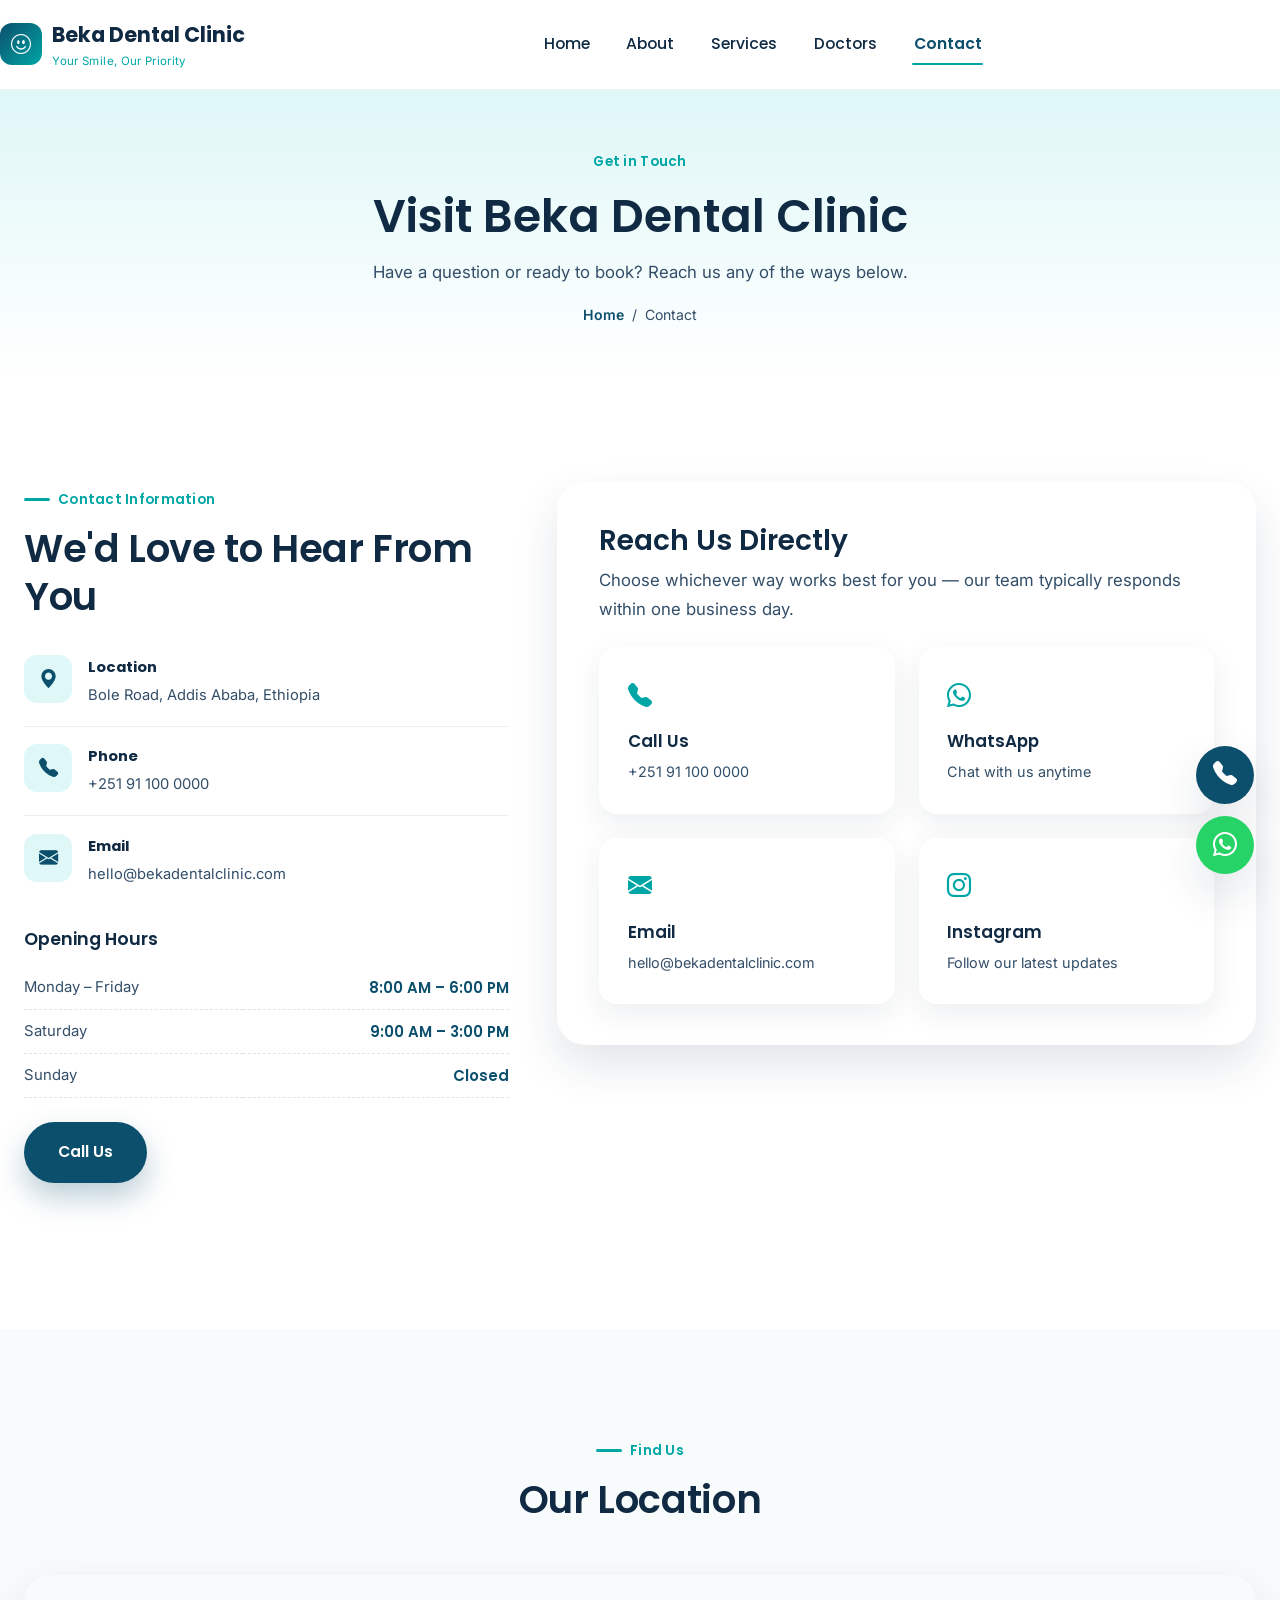
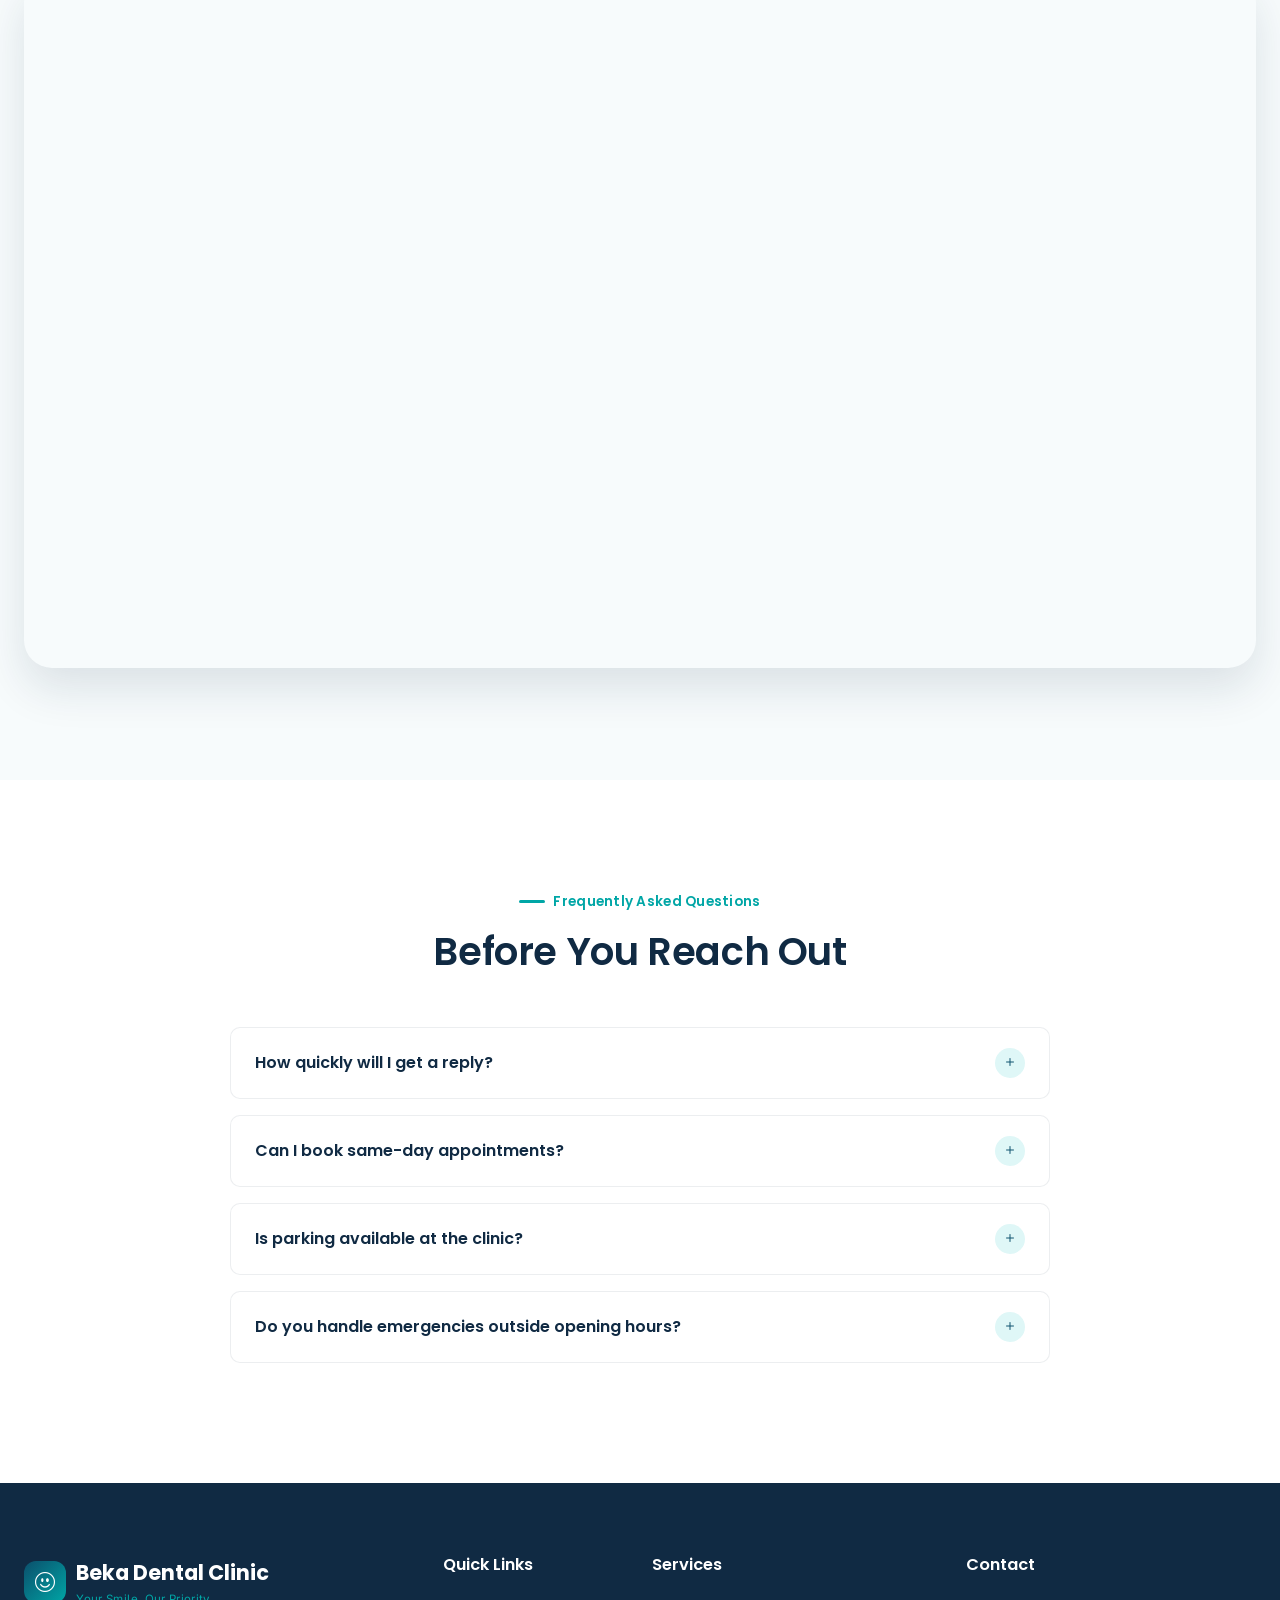
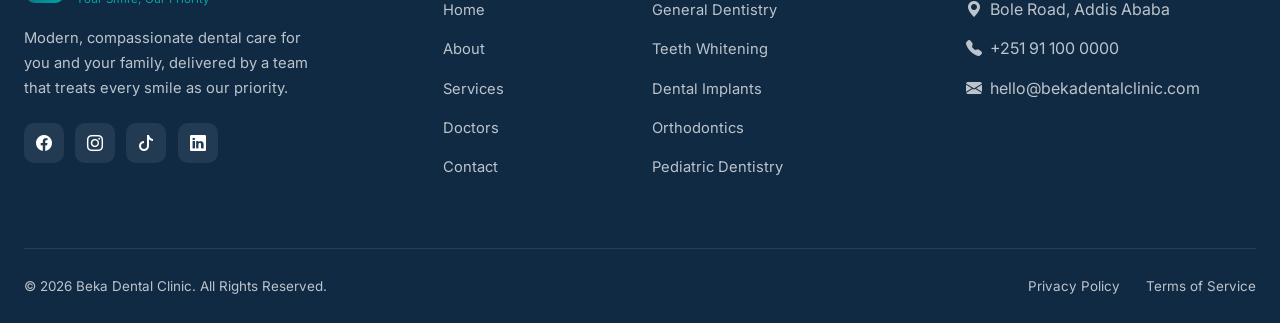
<file: contact.html>
<!DOCTYPE html>
<html lang="en">
<head>
<meta charset="UTF-8">
<meta name="viewport" content="width=device-width, initial-scale=1.0">
<title>Contact Us | Beka Dental Clinic</title>
<meta name="description" content="Get in touch with Beka Dental Clinic. Find our location, phone, email, opening hours and send us a message.">

<link rel="preconnect" href="https://fonts.googleapis.com">
<link rel="preconnect" href="https://fonts.gstatic.com" crossorigin>
<link href="https://fonts.googleapis.com/css2?family=Inter:wght@400;500;600;700&family=Poppins:wght@500;600;700&display=swap" rel="stylesheet">
<link href="https://cdn.jsdelivr.net/npm/bootstrap@5.3.3/dist/css/bootstrap.min.css" rel="stylesheet">
<link rel="stylesheet" href="https://cdn.jsdelivr.net/npm/bootstrap-icons@1.11.3/font/bootstrap-icons.css">
<link rel="stylesheet" href="css/style.css">
</head>
<body>

<header class="clinic-navbar">
  <div class="container-custom nav-inner">
    <a href="index.html" class="brand">
      <span class="brand-icon" aria-hidden="true"><i class="bi bi-emoji-smile"></i></span>
      <span class="brand-text">Beka Dental Clinic<small>Your Smile, Our Priority</small></span>
    </a>
    <nav aria-label="Primary">
      <ul class="nav-links">
        <li><a href="index.html">Home</a></li>
        <li><a href="about.html">About</a></li>
        <li><a href="services.html">Services</a></li>
        <li><a href="doctors.html">Doctors</a></li>
        <li><a href="contact.html" class="active">Contact</a></li>
      </ul>
    </nav>
    <div class="nav-cta">
      <input type="checkbox" id="navToggle" class="nav-toggle-checkbox">
      <label for="navToggle" class="nav-toggle-label" aria-label="Toggle navigation menu"><i class="bi bi-list"></i></label>
    </div>
  </div>
  <div class="mobile-menu">
    <ul>
      <li><a href="index.html">Home</a></li>
      <li><a href="about.html">About</a></li>
      <li><a href="services.html">Services</a></li>
      <li><a href="doctors.html">Doctors</a></li>
      <li><a href="contact.html" class="active">Contact</a></li>
    </ul>
  </div>
</header>

<main>

  <section class="page-hero">
    <div class="container-custom">
      <p class="eyebrow">Get in Touch</p>
      <h1>Visit Beka Dental Clinic</h1>
      <p class="section-lead mx-auto">Have a question or ready to book? Reach us any of the ways below.</p>
      <div class="breadcrumb-clinic">
        <a href="index.html">Home</a><span>/</span><span>Contact</span>
      </div>
    </div>
  </section>

  <!-- ===== Contact Info + Direct Contact Options ===== -->
  <section>
    <div class="container-custom">
      <div class="row g-5">
        <div class="col-lg-5">
          <p class="eyebrow">Contact Information</p>
          <h2 class="section-title">We'd Love to Hear From You</h2>
          <ul class="contact-info-list">
            <li>
              <span class="ci-icon"><i class="bi bi-geo-alt-fill"></i></span>
              <span><strong>Location</strong><span>Bole Road, Addis Ababa, Ethiopia</span></span>
            </li>
            <li>
              <span class="ci-icon"><i class="bi bi-telephone-fill"></i></span>
              <span><strong>Phone</strong><span>+251 91 100 0000</span></span>
            </li>
            <li>
              <span class="ci-icon"><i class="bi bi-envelope-fill"></i></span>
              <span><strong>Email</strong><span>hello@bekadentalclinic.com</span></span>
            </li>
          </ul>

          <h3 class="mt-4 mb-2" style="font-size:1.1rem;">Opening Hours</h3>
          <table class="hours-table">
            <tr><td>Monday – Friday</td><td>8:00 AM – 6:00 PM</td></tr>
            <tr><td>Saturday</td><td>9:00 AM – 3:00 PM</td></tr>
            <tr><td>Sunday</td><td>Closed</td></tr>
          </table>

          <div class="hero-actions mt-4">
            <a href="tel:+251911000000" class="btn-clinic btn-clinic-primary">Call Us</a>
          </div>
        </div>

        <div class="col-lg-7">
          <div class="appointment-panel">
            <h3 class="mb-2">Reach Us Directly</h3>
            <p class="section-lead mb-4">Choose whichever way works best for you — our team typically responds within one business day.</p>
            <div class="row g-4">
              <div class="col-sm-6">
                <a href="tel:+251911000000" class="why-item h-100" style="display:block;">
                  <i class="bi bi-telephone-fill"></i>
                  <h3>Call Us</h3>
                  <p>+251 91 100 0000</p>
                </a>
              </div>
              <div class="col-sm-6">
                <a href="https://wa.me/251911000000" target="_blank" rel="noopener" class="why-item h-100" style="display:block;">
                  <i class="bi bi-whatsapp"></i>
                  <h3>WhatsApp</h3>
                  <p>Chat with us anytime</p>
                </a>
              </div>
              <div class="col-sm-6">
                <a href="mailto:hello@bekadentalclinic.com" class="why-item h-100" style="display:block;">
                  <i class="bi bi-envelope-fill"></i>
                  <h3>Email</h3>
                  <p>hello@bekadentalclinic.com</p>
                </a>
              </div>
              <div class="col-sm-6">
                <a href="#" class="why-item h-100" style="display:block;">
                  <i class="bi bi-instagram"></i>
                  <h3>Instagram</h3>
                  <p>Follow our latest updates</p>
                </a>
              </div>
            </div>
          </div>
        </div>
      </div>
    </div>
  </section>

  <!-- ===== Map ===== -->
  <section class="bg-light-tint">
    <div class="container-custom">
      <div class="section-head text-center">
        <p class="eyebrow">Find Us</p>
        <h2 class="section-title">Our Location</h2>
      </div>
      <iframe class="map-frame" src="https://www.openstreetmap.org/export/embed.html?bbox=38.77%2C8.98%2C38.80%2C9.01&layer=mapnik" title="Map showing the location of Beka Dental Clinic" loading="lazy"></iframe>
    </div>
  </section>

  <!-- ===== FAQ ===== -->
  <section>
    <div class="container-custom">
      <div class="section-head text-center">
        <p class="eyebrow">Frequently Asked Questions</p>
        <h2 class="section-title">Before You Reach Out</h2>
      </div>
      <div class="faq-list">
        <div class="faq-item">
          <input type="checkbox" id="cfaq1" class="faq-toggle">
          <label for="cfaq1" class="faq-question">
            How quickly will I get a reply?
            <span class="faq-icon"><i class="bi bi-plus"></i></span>
          </label>
          <div class="faq-answer">
            <p>We aim to respond to messages and appointment requests within one business day.</p>
          </div>
        </div>
        <div class="faq-item">
          <input type="checkbox" id="cfaq2" class="faq-toggle">
          <label for="cfaq2" class="faq-question">
            Can I book same-day appointments?
            <span class="faq-icon"><i class="bi bi-plus"></i></span>
          </label>
          <div class="faq-answer">
            <p>Same-day slots are sometimes available. Call the clinic directly for the fastest confirmation.</p>
          </div>
        </div>
        <div class="faq-item">
          <input type="checkbox" id="cfaq3" class="faq-toggle">
          <label for="cfaq3" class="faq-question">
            Is parking available at the clinic?
            <span class="faq-icon"><i class="bi bi-plus"></i></span>
          </label>
          <div class="faq-answer">
            <p>Yes, free on-site parking is available for all patients during opening hours.</p>
          </div>
        </div>
        <div class="faq-item">
          <input type="checkbox" id="cfaq4" class="faq-toggle">
          <label for="cfaq4" class="faq-question">
            Do you handle emergencies outside opening hours?
            <span class="faq-icon"><i class="bi bi-plus"></i></span>
          </label>
          <div class="faq-answer">
            <p>For urgent dental emergencies, call our clinic number directly and we will do our best to assist you.</p>
          </div>
        </div>
      </div>
    </div>
  </section>


</main>

<footer class="clinic-footer">
  <div class="container-custom">
    <div class="row gy-4">
      <div class="col-lg-4 col-md-6 footer-brand">
        <a href="index.html" class="brand" style="color:#fff;">
          <span class="brand-icon"><i class="bi bi-emoji-smile"></i></span>
          <span class="brand-text">Beka Dental Clinic<small>Your Smile, Our Priority</small></span>
        </a>
        <p class="mt-3">Modern, compassionate dental care for you and your family, delivered by a team that treats every smile as our priority.</p>
        <div class="footer-social">
          <a href="#" aria-label="Beka Dental Clinic on Facebook"><i class="bi bi-facebook"></i></a>
          <a href="#" aria-label="Beka Dental Clinic on Instagram"><i class="bi bi-instagram"></i></a>
          <a href="#" aria-label="Beka Dental Clinic on TikTok"><i class="bi bi-tiktok"></i></a>
          <a href="#" aria-label="Beka Dental Clinic on LinkedIn"><i class="bi bi-linkedin"></i></a>
        </div>
      </div>
      <div class="col-lg-2 col-md-6">
        <h5>Quick Links</h5>
        <ul class="footer-links">
          <li><a href="index.html">Home</a></li>
          <li><a href="about.html">About</a></li>
          <li><a href="services.html">Services</a></li>
          <li><a href="doctors.html">Doctors</a></li>
          <li><a href="contact.html">Contact</a></li>
        </ul>
      </div>
      <div class="col-lg-3 col-md-6">
        <h5>Services</h5>
        <ul class="footer-links">
          <li><a href="services.html">General Dentistry</a></li>
          <li><a href="services.html">Teeth Whitening</a></li>
          <li><a href="services.html">Dental Implants</a></li>
          <li><a href="services.html">Orthodontics</a></li>
          <li><a href="services.html">Pediatric Dentistry</a></li>
        </ul>
      </div>
      <div class="col-lg-3 col-md-6">
        <h5>Contact</h5>
        <ul class="footer-links">
          <li><i class="bi bi-geo-alt-fill me-2"></i>Bole Road, Addis Ababa</li>
          <li><i class="bi bi-telephone-fill me-2"></i>+251 91 100 0000</li>
          <li><i class="bi bi-envelope-fill me-2"></i>hello@bekadentalclinic.com</li>
        </ul>
      </div>
    </div>
    <div class="footer-bottom">
      <span>&copy; 2026 Beka Dental Clinic. All Rights Reserved.</span>
      <div>
        <a href="#">Privacy Policy</a>
        <a href="#">Terms of Service</a>
      </div>
    </div>
  </div>
</footer>

<div class="floating-actions">
  <a href="tel:+251911000000" class="float-btn call-btn" aria-label="Call Beka Dental Clinic"><i class="bi bi-telephone-fill"></i></a>
  <a href="https://wa.me/251911000000" class="float-btn whatsapp-btn" target="_blank" rel="noopener" aria-label="Chat with Beka Dental Clinic on WhatsApp"><i class="bi bi-whatsapp"></i></a>
</div>

</body>
</html>
</file>
<file: css/style.css>
/* =========================================================
   BEKA DENTAL CLINIC — CSS3 (Bootstrap 5 base, zero JavaScript)
   Sections:
   1. Variables & Reset
   2. Typography
   3. Buttons
   4. Navbar (CSS-only mobile menu via checkbox hack)
   5. Hero
   6. Stats bar
   7. About
   8. Services
   9. Featured Service
   10. Why Choose Us
   11. Doctors
   12. Before & After
   13. Testimonials
   14. FAQ (CSS-only accordion via checkbox hack)
   15. Appointment form
   16. Contact
   17. Footer
   18. Floating WhatsApp
   19. Page hero (inner pages)
   20. Animations
   21. Utilities
   22. Responsive
   ========================================================= */

/* ---------- 1. Variables & Reset ---------- */
:root {
  --color-primary: #0B4F6C;
  --color-secondary: #00A6A6;
  --color-accent: #DFF7F7;
  --color-dark: #102A43;
  --color-light: #F7FBFC;
  --color-white: #FFFFFF;
  --color-text: #334E68;

  --color-primary-rgb: 11, 79, 108;
  --color-secondary-rgb: 0, 166, 166;

  --font-heading: 'Poppins', sans-serif;
  --font-body: 'Inter', sans-serif;

  --radius-sm: 10px;
  --radius-md: 18px;
  --radius-lg: 28px;
  --radius-pill: 999px;

  --shadow-soft: 0 10px 30px rgba(16, 42, 67, 0.08);
  --shadow-medium: 0 20px 45px rgba(16, 42, 67, 0.12);
  --shadow-strong: 0 25px 60px rgba(16, 42, 67, 0.18);

  --transition-base: 0.35s cubic-bezier(0.4, 0, 0.2, 1);
  --section-pad: 6.5rem;
}

* { box-sizing: border-box; }

html {
  scroll-behavior: smooth;
}

@media (prefers-reduced-motion: reduce) {
  html { scroll-behavior: auto; }
  *, *::before, *::after {
    animation-duration: 0.01ms !important;
    animation-iteration-count: 1 !important;
    transition-duration: 0.01ms !important;
    scroll-behavior: auto !important;
  }
}

body {
  font-family: var(--font-body);
  color: var(--color-text);
  background-color: var(--color-white);
  line-height: 1.7;
  overflow-x: hidden;
}

img { max-width: 100%; height: auto; display: block; }

a { text-decoration: none; color: inherit; }

::selection {
  background: var(--color-secondary);
  color: var(--color-white);
}

/* ---------- 2. Typography ---------- */
h1, h2, h3, h4, h5, h6 {
  font-family: var(--font-heading);
  color: var(--color-dark);
  font-weight: 600;
  line-height: 1.25;
  margin: 0;
}

.eyebrow {
  display: inline-flex;
  align-items: center;
  gap: 0.5rem;
  font-family: var(--font-heading);
  font-weight: 600;
  font-size: 0.85rem;
  color: var(--color-secondary);
  letter-spacing: 0.02em;
  margin-bottom: 0.9rem;
}

.eyebrow::before {
  content: "";
  width: 26px;
  height: 3px;
  border-radius: var(--radius-pill);
  background: var(--color-secondary);
  display: inline-block;
}

.section-title {
  font-size: clamp(1.9rem, 3vw, 2.6rem);
  margin-bottom: 1rem;
  letter-spacing: -0.01em;
}

.section-lead {
  color: var(--color-text);
  font-size: 1.05rem;
  max-width: 640px;
}

.section-head {
  margin-bottom: 3.2rem;
}

.section-head.text-center {
  max-width: 680px;
  margin-left: auto;
  margin-right: auto;
}

.section-head.text-center .section-lead {
  margin-left: auto;
  margin-right: auto;
}

section { padding: var(--section-pad) 0; }

.bg-light-tint { background-color: var(--color-light); }
.bg-accent-tint { background-color: var(--color-accent); }

.container-custom {
  width: 100%;
  max-width: 1280px;
  margin: 0 auto;
  padding: 0 1.5rem;
}

/* ---------- 3. Buttons ---------- */
.btn-clinic {
  display: inline-flex;
  align-items: center;
  justify-content: center;
  gap: 0.55rem;
  font-family: var(--font-heading);
  font-weight: 600;
  font-size: 0.98rem;
  padding: 0.95rem 2rem;
  border-radius: var(--radius-pill);
  border: 2px solid transparent;
  transition: transform var(--transition-base), box-shadow var(--transition-base), background var(--transition-base), color var(--transition-base);
  white-space: nowrap;
}

.btn-clinic-primary {
  background: var(--color-primary);
  color: var(--color-white);
  box-shadow: 0 14px 30px rgba(var(--color-primary-rgb), 0.28);
}

.btn-clinic-primary:hover,
.btn-clinic-primary:focus-visible {
  background: var(--color-secondary);
  color: var(--color-white);
  transform: translateY(-3px);
  box-shadow: 0 18px 34px rgba(var(--color-secondary-rgb), 0.32);
}

.btn-clinic-outline {
  background: transparent;
  color: var(--color-primary);
  border-color: var(--color-primary);
}

.btn-clinic-outline:hover,
.btn-clinic-outline:focus-visible {
  background: var(--color-primary);
  color: var(--color-white);
  transform: translateY(-3px);
}

.btn-clinic-light {
  background: var(--color-white);
  color: var(--color-primary);
}

.btn-clinic-light:hover,
.btn-clinic-light:focus-visible {
  background: var(--color-accent);
  transform: translateY(-3px);
}

.btn-clinic-sm { padding: 0.6rem 1.35rem; font-size: 0.88rem; }

a:focus-visible,
button:focus-visible,
input:focus-visible,
textarea:focus-visible,
select:focus-visible,
.faq-question:focus-visible {
  outline: 3px solid var(--color-secondary);
  outline-offset: 3px;
}

/* ---------- 4. Navbar ---------- */
.clinic-navbar {
  position: sticky;
  top: 0;
  z-index: 1000;
  background: rgba(255, 255, 255, 0.92);
  backdrop-filter: saturate(180%) blur(14px);
  -webkit-backdrop-filter: saturate(180%) blur(14px);
  border-bottom: 1px solid rgba(16, 42, 67, 0.06);
}

.clinic-navbar .nav-inner {
  display: flex;
  align-items: center;
  justify-content: space-between;
  padding: 1.05rem 0;
}

.brand {
  display: flex;
  align-items: center;
  gap: 0.65rem;
  font-family: var(--font-heading);
  font-weight: 700;
  font-size: 1.3rem;
  color: var(--color-dark);
}

.brand .brand-icon {
  width: 42px;
  height: 42px;
  border-radius: 12px;
  background: linear-gradient(135deg, var(--color-primary), var(--color-secondary));
  display: flex;
  align-items: center;
  justify-content: center;
  color: var(--color-white);
  font-size: 1.25rem;
  flex-shrink: 0;
}

.brand .brand-text small {
  display: block;
  font-family: var(--font-body);
  font-weight: 400;
  font-size: 0.72rem;
  color: var(--color-secondary);
  letter-spacing: 0.03em;
}

.nav-links {
  display: flex;
  align-items: center;
  gap: 2.1rem;
  list-style: none;
  margin: 0;
  padding: 0;
}

.nav-links a {
  position: relative;
  font-family: var(--font-heading);
  font-weight: 500;
  font-size: 0.98rem;
  color: var(--color-dark);
  padding: 0.4rem 0.1rem;
  transition: color var(--transition-base);
}

.nav-links a::after {
  content: "";
  position: absolute;
  left: 0;
  bottom: -4px;
  height: 2px;
  width: 0;
  background: var(--color-secondary);
  transition: width var(--transition-base);
  border-radius: var(--radius-pill);
}

.nav-links a:hover,
.nav-links a:focus-visible {
  color: var(--color-secondary);
}

.nav-links a:hover::after,
.nav-links a:focus-visible::after,
.nav-links a.active::after {
  width: 100%;
}

.nav-links a.active {
  color: var(--color-primary);
  font-weight: 600;
}

.nav-cta { display: flex; align-items: center; gap: 1.4rem; }

/* CSS-only mobile menu (checkbox hack) */
.nav-toggle-checkbox { display: none; }

.nav-toggle-label {
  display: none;
  width: 46px;
  height: 46px;
  border-radius: 12px;
  background: var(--color-light);
  color: var(--color-primary);
  align-items: center;
  justify-content: center;
  font-size: 1.35rem;
  cursor: pointer;
  border: 1px solid rgba(16, 42, 67, 0.08);
}

.mobile-menu {
  display: none;
}

/* ---------- 5. Hero ---------- */
.hero {
  position: relative;
  padding: 5.5rem 0 5rem;
  background:
    radial-gradient(circle at 85% 15%, rgba(0, 166, 166, 0.10), transparent 55%),
    linear-gradient(180deg, var(--color-light) 0%, var(--color-white) 100%);
  overflow: hidden;
}

.hero-grid {
  display: grid;
  grid-template-columns: 1.05fr 0.95fr;
  gap: 3.5rem;
  align-items: center;
}

.hero-copy h1 {
  font-size: clamp(2.3rem, 4vw, 3.4rem);
  margin-bottom: 1.3rem;
}

.hero-copy p {
  font-size: 1.1rem;
  max-width: 520px;
  margin-bottom: 2rem;
}

.hero-actions {
  display: flex;
  flex-wrap: wrap;
  gap: 1rem;
  margin-bottom: 2.6rem;
}

.hero-mini-stats {
  display: flex;
  gap: 2.6rem;
  flex-wrap: wrap;
}

.hero-mini-stats .mini-stat strong {
  display: block;
  font-family: var(--font-heading);
  font-size: 1.6rem;
  color: var(--color-primary);
}

.hero-mini-stats .mini-stat span {
  font-size: 0.88rem;
  color: var(--color-text);
}

.hero-visual {
  position: relative;
}

.hero-visual .hero-img-frame {
  border-radius: var(--radius-lg);
  overflow: hidden;
  box-shadow: var(--shadow-strong);
  aspect-ratio: 4 / 4.6;
}

.hero-visual .hero-img-frame img {
  width: 100%;
  height: 100%;
  object-fit: cover;
  transition: transform 0.6s ease;
}

.hero-visual:hover .hero-img-frame img {
  transform: scale(1.04);
}

.floating-card {
  position: absolute;
  background: var(--color-white);
  border-radius: var(--radius-md);
  box-shadow: var(--shadow-medium);
  padding: 1rem 1.3rem;
  display: flex;
  align-items: center;
  gap: 0.85rem;
  animation: floatCard 5s ease-in-out infinite;
}

.floating-card .fc-icon {
  width: 46px;
  height: 46px;
  border-radius: 12px;
  display: flex;
  align-items: center;
  justify-content: center;
  font-size: 1.2rem;
  background: var(--color-accent);
  color: var(--color-primary);
  flex-shrink: 0;
}

.floating-card strong {
  display: block;
  font-family: var(--font-heading);
  font-size: 1.05rem;
  color: var(--color-dark);
}

.floating-card span { font-size: 0.78rem; color: var(--color-text); }

.floating-card.card-top { top: -1.6rem; left: -1.8rem; }
.floating-card.card-bottom {
  bottom: -1.6rem;
  right: -1.6rem;
  animation-delay: 1.4s;
}

/* ---------- 6. Stats bar ---------- */
.stats-bar {
  background: linear-gradient(120deg, var(--color-primary), var(--color-dark));
  padding: 3.2rem 0;
}

.stats-bar .stat-item {
  text-align: center;
  color: var(--color-white);
  padding: 0.6rem 1rem;
  border-radius: var(--radius-md);
  transition: transform var(--transition-base), background var(--transition-base);
}

.stats-bar .stat-item:hover {
  background: rgba(255, 255, 255, 0.07);
  transform: translateY(-6px);
}

.stats-bar .stat-item .stat-number {
  font-family: var(--font-heading);
  font-size: clamp(1.8rem, 3vw, 2.4rem);
  font-weight: 700;
  color: var(--color-white);
}

.stats-bar .stat-item .stat-label {
  font-size: 0.9rem;
  color: rgba(255, 255, 255, 0.78);
}

/* ---------- 7. About ---------- */
.about-visual {
  position: relative;
}

.about-visual img {
  border-radius: var(--radius-lg);
  box-shadow: var(--shadow-medium);
  aspect-ratio: 5/4.4;
  object-fit: cover;
  width: 100%;
}

.about-feature-list {
  list-style: none;
  padding: 0;
  margin: 1.8rem 0 2.2rem;
  display: grid;
  grid-template-columns: 1fr 1fr;
  gap: 0.9rem 1.4rem;
}

.about-feature-list li {
  display: flex;
  align-items: flex-start;
  gap: 0.7rem;
  font-family: var(--font-heading);
  font-weight: 500;
  font-size: 0.96rem;
  color: var(--color-dark);
}

.about-feature-list li i {
  color: var(--color-secondary);
  font-size: 1.15rem;
  margin-top: 0.15rem;
}

/* ---------- 8. Services ---------- */
.service-card {
  background: var(--color-white);
  border: 1px solid rgba(16, 42, 67, 0.07);
  border-radius: var(--radius-md);
  padding: 2.2rem 1.8rem;
  height: 100%;
  transition: transform var(--transition-base), box-shadow var(--transition-base), border-color var(--transition-base);
}

.service-card:hover {
  transform: translateY(-8px);
  box-shadow: var(--shadow-medium);
  border-color: transparent;
}

.service-icon {
  width: 62px;
  height: 62px;
  border-radius: 16px;
  background: var(--color-accent);
  color: var(--color-primary);
  display: flex;
  align-items: center;
  justify-content: center;
  font-size: 1.6rem;
  margin-bottom: 1.4rem;
  transition: background var(--transition-base), color var(--transition-base), transform var(--transition-base);
}

.service-card:hover .service-icon {
  background: var(--color-primary);
  color: var(--color-white);
  transform: rotate(-6deg);
}

.service-card h3 {
  font-size: 1.18rem;
  margin-bottom: 0.7rem;
}

.service-card p {
  font-size: 0.94rem;
  margin-bottom: 1.2rem;
}

.service-link {
  font-family: var(--font-heading);
  font-weight: 600;
  font-size: 0.9rem;
  color: var(--color-primary);
  display: inline-flex;
  align-items: center;
  gap: 0.4rem;
  transition: gap var(--transition-base), color var(--transition-base);
}

.service-link:hover { gap: 0.7rem; color: var(--color-secondary); }

/* ---------- 9. Featured service ---------- */
.featured-service {
  background: var(--color-dark);
  border-radius: var(--radius-lg);
  overflow: hidden;
  display: grid;
  grid-template-columns: 1fr 1fr;
  align-items: stretch;
  box-shadow: var(--shadow-strong);
}

.featured-service .fs-image {
  position: relative;
  min-height: 340px;
}

.featured-service .fs-image img {
  width: 100%;
  height: 100%;
  object-fit: cover;
  position: absolute;
  inset: 0;
}

.featured-service .fs-copy {
  padding: 3.2rem;
  color: var(--color-white);
}

.featured-service .fs-copy h2 { color: var(--color-white); }
.featured-service .fs-copy p { color: rgba(255, 255, 255, 0.78); }

.fs-benefits {
  list-style: none;
  padding: 0;
  margin: 1.6rem 0 2rem;
}

.fs-benefits li {
  display: flex;
  align-items: center;
  gap: 0.7rem;
  margin-bottom: 0.75rem;
  font-family: var(--font-heading);
  font-size: 0.96rem;
}

.fs-benefits li i {
  color: var(--color-secondary);
  font-size: 1.1rem;
}

/* ---------- 10. Why choose us ---------- */
.why-choose-grid {
  display: grid;
  grid-template-columns: repeat(2, 1fr);
  gap: 1.4rem;
}

.why-item {
  background: var(--color-white);
  border-radius: var(--radius-md);
  padding: 1.8rem;
  box-shadow: var(--shadow-soft);
  transition: transform var(--transition-base), box-shadow var(--transition-base);
}

.why-item:hover {
  transform: translateY(-6px);
  box-shadow: var(--shadow-medium);
}

.why-item i {
  font-size: 1.5rem;
  color: var(--color-secondary);
  margin-bottom: 0.9rem;
  display: block;
}

.why-item h3 { font-size: 1.05rem; margin-bottom: 0.5rem; }
.why-item p { font-size: 0.9rem; margin-bottom: 0; }

.why-visual img {
  border-radius: var(--radius-lg);
  box-shadow: var(--shadow-medium);
  width: 100%;
  aspect-ratio: 4/4.8;
  object-fit: cover;
}

/* ---------- 11. Doctors ---------- */
.doctor-card {
  background: var(--color-white);
  border-radius: var(--radius-md);
  overflow: hidden;
  box-shadow: var(--shadow-soft);
  transition: transform var(--transition-base), box-shadow var(--transition-base);
  height: 100%;
}

.doctor-card:hover {
  transform: translateY(-8px);
  box-shadow: var(--shadow-medium);
}

.doctor-photo {
  aspect-ratio: 1/1.05;
  overflow: hidden;
}

.doctor-photo img {
  width: 100%;
  height: 100%;
  object-fit: cover;
  transition: transform 0.6s ease;
}

.doctor-card:hover .doctor-photo img { transform: scale(1.06); }

.doctor-info { padding: 1.6rem 1.5rem 1.8rem; }

.doctor-info h3 { font-size: 1.15rem; margin-bottom: 0.15rem; }

.doctor-info .doctor-role {
  color: var(--color-secondary);
  font-family: var(--font-heading);
  font-weight: 600;
  font-size: 0.88rem;
  margin-bottom: 0.6rem;
  display: block;
}

.doctor-info .doctor-meta {
  font-size: 0.85rem;
  color: var(--color-text);
  margin-bottom: 1rem;
}

.doctor-social {
  display: flex;
  gap: 0.6rem;
}

.doctor-social a {
  width: 36px;
  height: 36px;
  border-radius: 10px;
  background: var(--color-light);
  color: var(--color-primary);
  display: flex;
  align-items: center;
  justify-content: center;
  transition: background var(--transition-base), color var(--transition-base);
}

.doctor-social a:hover { background: var(--color-primary); color: var(--color-white); }

/* ---------- 12. Before & After ---------- */
.ba-card {
  background: var(--color-white);
  border-radius: var(--radius-md);
  padding: 1.4rem;
  box-shadow: var(--shadow-soft);
  transition: transform var(--transition-base), box-shadow var(--transition-base);
  height: 100%;
}

.ba-card:hover { transform: translateY(-6px); box-shadow: var(--shadow-medium); }

.ba-images {
  display: grid;
  grid-template-columns: 1fr 1fr;
  gap: 0.6rem;
  margin-bottom: 1.1rem;
}

.ba-images figure { margin: 0; position: relative; }

.ba-images img {
  border-radius: var(--radius-sm);
  aspect-ratio: 1/1;
  object-fit: cover;
  width: 100%;
}

.ba-images figcaption {
  position: absolute;
  top: 0.5rem;
  left: 0.5rem;
  background: rgba(16, 42, 67, 0.75);
  color: var(--color-white);
  font-family: var(--font-heading);
  font-size: 0.68rem;
  font-weight: 600;
  letter-spacing: 0.03em;
  padding: 0.25rem 0.6rem;
  border-radius: var(--radius-pill);
}

.ba-card h3 { font-size: 1.05rem; margin-bottom: 0.4rem; }
.ba-card p { font-size: 0.88rem; margin-bottom: 0; }

/* ---------- 13. Testimonials ---------- */
.testimonial-card {
  background: var(--color-white);
  border-radius: var(--radius-md);
  padding: 2rem;
  height: 100%;
  box-shadow: var(--shadow-soft);
  transition: transform var(--transition-base), box-shadow var(--transition-base);
}

.testimonial-card:hover { transform: translateY(-6px); box-shadow: var(--shadow-medium); }

.testimonial-stars { color: #F5A524; font-size: 0.95rem; margin-bottom: 1rem; letter-spacing: 0.15rem; }

.testimonial-text {
  font-size: 0.96rem;
  color: var(--color-text);
  margin-bottom: 1.5rem;
  min-height: 96px;
}

.testimonial-person { display: flex; align-items: center; gap: 0.85rem; }

.testimonial-person img {
  width: 48px;
  height: 48px;
  border-radius: 50%;
  object-fit: cover;
}

.testimonial-person strong {
  display: block;
  font-family: var(--font-heading);
  font-size: 0.95rem;
  color: var(--color-dark);
}

.testimonial-person span { font-size: 0.8rem; color: var(--color-text); }

/* ---------- 14. FAQ (CSS-only accordion) ---------- */
.faq-list { max-width: 820px; margin: 0 auto; }

.faq-item {
  background: var(--color-white);
  border: 1px solid rgba(16, 42, 67, 0.08);
  border-radius: var(--radius-sm);
  margin-bottom: 1rem;
  overflow: hidden;
}

.faq-toggle { display: none; }

.faq-question {
  display: flex;
  align-items: center;
  justify-content: space-between;
  gap: 1rem;
  padding: 1.25rem 1.5rem;
  cursor: pointer;
  font-family: var(--font-heading);
  font-weight: 600;
  font-size: 1rem;
  color: var(--color-dark);
}

.faq-question .faq-icon {
  flex-shrink: 0;
  width: 30px;
  height: 30px;
  border-radius: 50%;
  background: var(--color-accent);
  color: var(--color-primary);
  display: flex;
  align-items: center;
  justify-content: center;
  transition: transform var(--transition-base), background var(--transition-base);
}

.faq-answer {
  max-height: 0;
  overflow: hidden;
  transition: max-height var(--transition-base), padding var(--transition-base);
  padding: 0 1.5rem;
}

.faq-answer p { font-size: 0.94rem; margin: 0 0 1.4rem; }

.faq-toggle:checked ~ .faq-answer {
  max-height: 260px;
  padding: 0 1.5rem;
}

.faq-toggle:checked ~ .faq-question .faq-icon {
  transform: rotate(45deg);
  background: var(--color-primary);
  color: var(--color-white);
}

/* ---------- 15. Appointment form ---------- */
.appointment-panel {
  background: var(--color-white);
  border-radius: var(--radius-lg);
  box-shadow: var(--shadow-medium);
  padding: 2.6rem;
}

.form-label-clinic {
  font-family: var(--font-heading);
  font-weight: 600;
  font-size: 0.88rem;
  color: var(--color-dark);
  margin-bottom: 0.4rem;
  display: block;
}

.form-control-clinic,
.form-select-clinic,
textarea.form-control-clinic {
  width: 100%;
  border: 1.5px solid rgba(16, 42, 67, 0.14);
  border-radius: var(--radius-sm);
  padding: 0.85rem 1.1rem;
  font-family: var(--font-body);
  font-size: 0.96rem;
  color: var(--color-text);
  background: var(--color-light);
  transition: border-color var(--transition-base), background var(--transition-base);
}

.form-control-clinic:focus,
.form-select-clinic:focus,
textarea.form-control-clinic:focus {
  border-color: var(--color-secondary);
  background: var(--color-white);
  outline: none;
}

.appointment-side {
  background: linear-gradient(150deg, var(--color-primary), var(--color-dark));
  border-radius: var(--radius-lg);
  padding: 2.6rem;
  color: var(--color-white);
  height: 100%;
}

.appointment-side h3 { color: var(--color-white); margin-bottom: 1.2rem; }

.appointment-side ul { list-style: none; padding: 0; margin: 0 0 1.8rem; }

.appointment-side li {
  display: flex;
  gap: 0.8rem;
  align-items: flex-start;
  margin-bottom: 1.1rem;
  font-size: 0.93rem;
  color: rgba(255, 255, 255, 0.85);
}

.appointment-side li i { color: var(--color-secondary); font-size: 1.1rem; margin-top: 0.1rem; }

/* ---------- 16. Contact ---------- */
.contact-info-list { list-style: none; padding: 0; margin: 0; }

.contact-info-list li {
  display: flex;
  gap: 1rem;
  align-items: flex-start;
  padding: 1.1rem 0;
  border-bottom: 1px solid rgba(16, 42, 67, 0.08);
}

.contact-info-list li:last-child { border-bottom: none; }

.contact-info-list .ci-icon {
  width: 48px;
  height: 48px;
  border-radius: 13px;
  background: var(--color-accent);
  color: var(--color-primary);
  display: flex;
  align-items: center;
  justify-content: center;
  font-size: 1.2rem;
  flex-shrink: 0;
}

.contact-info-list strong { display: block; font-family: var(--font-heading); color: var(--color-dark); margin-bottom: 0.2rem; }
.contact-info-list span { font-size: 0.92rem; }

.hours-table { width: 100%; border-collapse: collapse; margin-top: 1rem; }

.hours-table td { padding: 0.55rem 0; font-size: 0.93rem; border-bottom: 1px dashed rgba(16, 42, 67, 0.12); }
.hours-table td:last-child { text-align: right; font-family: var(--font-heading); font-weight: 600; color: var(--color-primary); }

.map-frame {
  border-radius: var(--radius-lg);
  overflow: hidden;
  box-shadow: var(--shadow-medium);
  aspect-ratio: 16/9;
  border: 0;
  width: 100%;
}

/* ---------- 17. Footer ---------- */
.clinic-footer {
  background: var(--color-dark);
  color: rgba(255, 255, 255, 0.72);
  padding: 4.5rem 0 0;
}

.clinic-footer h5 {
  color: var(--color-white);
  font-size: 1.02rem;
  margin-bottom: 1.3rem;
}

.footer-brand p { font-size: 0.92rem; max-width: 300px; }

.footer-links { list-style: none; padding: 0; margin: 0; }
.footer-links li { margin-bottom: 0.75rem; }
.footer-links a { font-size: 0.92rem; transition: color var(--transition-base), padding-left var(--transition-base); }
.footer-links a:hover { color: var(--color-secondary); padding-left: 4px; }

.footer-social { display: flex; gap: 0.7rem; margin-top: 1.4rem; }

.footer-social a {
  width: 40px;
  height: 40px;
  border-radius: 10px;
  background: rgba(255, 255, 255, 0.08);
  color: var(--color-white);
  display: flex;
  align-items: center;
  justify-content: center;
  transition: background var(--transition-base), transform var(--transition-base);
}

.footer-social a:hover { background: var(--color-secondary); transform: translateY(-3px); }

.footer-bottom {
  border-top: 1px solid rgba(255, 255, 255, 0.1);
  margin-top: 3.5rem;
  padding: 1.6rem 0;
  display: flex;
  flex-wrap: wrap;
  gap: 0.8rem;
  align-items: center;
  justify-content: space-between;
  font-size: 0.84rem;
}

.footer-bottom a { margin-left: 1.4rem; }
.footer-bottom a:hover { color: var(--color-secondary); }

/* ---------- 18. Floating WhatsApp ---------- */
.floating-actions {
  position: fixed;
  right: 1.6rem;
  bottom: 1.6rem;
  z-index: 999;
  display: flex;
  flex-direction: column;
  gap: 0.8rem;
}

.float-btn {
  width: 58px;
  height: 58px;
  border-radius: 50%;
  display: flex;
  align-items: center;
  justify-content: center;
  font-size: 1.5rem;
  color: var(--color-white);
  box-shadow: var(--shadow-medium);
  transition: transform var(--transition-base), box-shadow var(--transition-base);
}

.float-btn:hover { transform: scale(1.08); box-shadow: var(--shadow-strong); }

.float-btn.whatsapp-btn { background: #25D366; }
.float-btn.call-btn { background: var(--color-primary); }

/* ---------- 19. Page hero (inner pages) ---------- */
.page-hero {
  padding: 3.6rem 0 3.2rem;
  background: linear-gradient(180deg, var(--color-accent) 0%, var(--color-white) 100%);
  text-align: center;
}

.page-hero .eyebrow { justify-content: center; }
.page-hero .eyebrow::before { display: none; }

.page-hero h1 { font-size: clamp(2rem, 3.6vw, 2.9rem); margin-bottom: 0.8rem; }

.breadcrumb-clinic {
  display: flex;
  justify-content: center;
  gap: 0.5rem;
  font-size: 0.88rem;
  color: var(--color-text);
  margin-top: 1rem;
}

.breadcrumb-clinic a { color: var(--color-primary); font-weight: 600; }

/* ---------- 20. Animations ---------- */
@keyframes floatCard {
  0%, 100% { transform: translateY(0); }
  50% { transform: translateY(-10px); }
}

@keyframes fadeUp {
  from { opacity: 0; transform: translateY(24px); }
  to { opacity: 1; transform: translateY(0); }
}

@keyframes fadeIn {
  from { opacity: 0; }
  to { opacity: 1; }
}

.fade-up { animation: fadeUp 0.8s ease both; }
.fade-in { animation: fadeIn 1s ease both; }
.delay-1 { animation-delay: 0.15s; }
.delay-2 { animation-delay: 0.3s; }
.delay-3 { animation-delay: 0.45s; }

/* ---------- 21. Utilities ---------- */
.text-secondary-clinic { color: var(--color-secondary); }
.text-primary-clinic { color: var(--color-primary); }
.divider-soft { height: 1px; background: rgba(16, 42, 67, 0.08); border: none; margin: 0; }
.cta-band {
  background: linear-gradient(120deg, var(--color-primary), var(--color-secondary));
  border-radius: var(--radius-lg);
  padding: 3.4rem;
  color: var(--color-white);
  text-align: center;
}
.cta-band h2 { color: var(--color-white); }
.cta-band p { color: rgba(255, 255, 255, 0.88); max-width: 560px; margin: 0.8rem auto 1.8rem; }

/* ---------- 22. Responsive ---------- */
@media (max-width: 1200px) {
  :root { --section-pad: 5.5rem; }
}

@media (max-width: 992px) {
  .nav-links { gap: 1.4rem; }
  .hero-grid { grid-template-columns: 1fr; }
  .hero-visual { order: -1; max-width: 480px; margin: 0 auto 2rem; }
  .why-choose-grid { grid-template-columns: 1fr 1fr; }
  .featured-service { grid-template-columns: 1fr; }
  .featured-service .fs-image { min-height: 260px; }
}

@media (max-width: 768px) {
  :root { --section-pad: 4.2rem; }

  .nav-links,
  .nav-cta .btn-clinic-primary.desktop-only { display: none; }

  .nav-toggle-label { display: flex; }

  .mobile-menu {
    display: none;
    position: absolute;
    top: 100%;
    left: 0;
    right: 0;
    background: var(--color-white);
    box-shadow: var(--shadow-medium);
    padding: 1.2rem 1.5rem 1.8rem;
    border-bottom-left-radius: var(--radius-md);
    border-bottom-right-radius: var(--radius-md);
  }

  .nav-toggle-checkbox:checked ~ .mobile-menu {
    display: block;
    animation: fadeIn 0.3s ease both;
  }

  .mobile-menu ul {
    list-style: none;
    padding: 0;
    margin: 0 0 1.2rem;
  }

  .mobile-menu li { border-bottom: 1px solid rgba(16, 42, 67, 0.07); }
  .mobile-menu a {
    display: block;
    padding: 0.9rem 0.2rem;
    font-family: var(--font-heading);
    font-weight: 500;
    color: var(--color-dark);
  }
  .mobile-menu a.active { color: var(--color-primary); font-weight: 700; }

  .about-visual { order: -1; }
  .why-choose-grid { grid-template-columns: 1fr; }
  .why-visual { order: -1; margin-bottom: 1.5rem; }
  .appointment-side { margin-top: 1.6rem; }
  .floating-card { display: none; }
  .cta-band { padding: 2.4rem 1.6rem; }
}

@media (max-width: 576px) {
  .hero-mini-stats { gap: 1.4rem; }
  .about-feature-list { grid-template-columns: 1fr; }
  .featured-service .fs-copy { padding: 2rem; }
  .appointment-panel { padding: 1.6rem; }
  .footer-bottom { flex-direction: column; text-align: center; }
  .footer-bottom a { margin-left: 0.7rem; }
}

@media (max-width: 425px) {
  section { padding: var(--section-pad) 0; }
  .float-btn { width: 52px; height: 52px; font-size: 1.3rem; }
  .floating-actions { right: 1.1rem; bottom: 1.1rem; }
}
</file>
